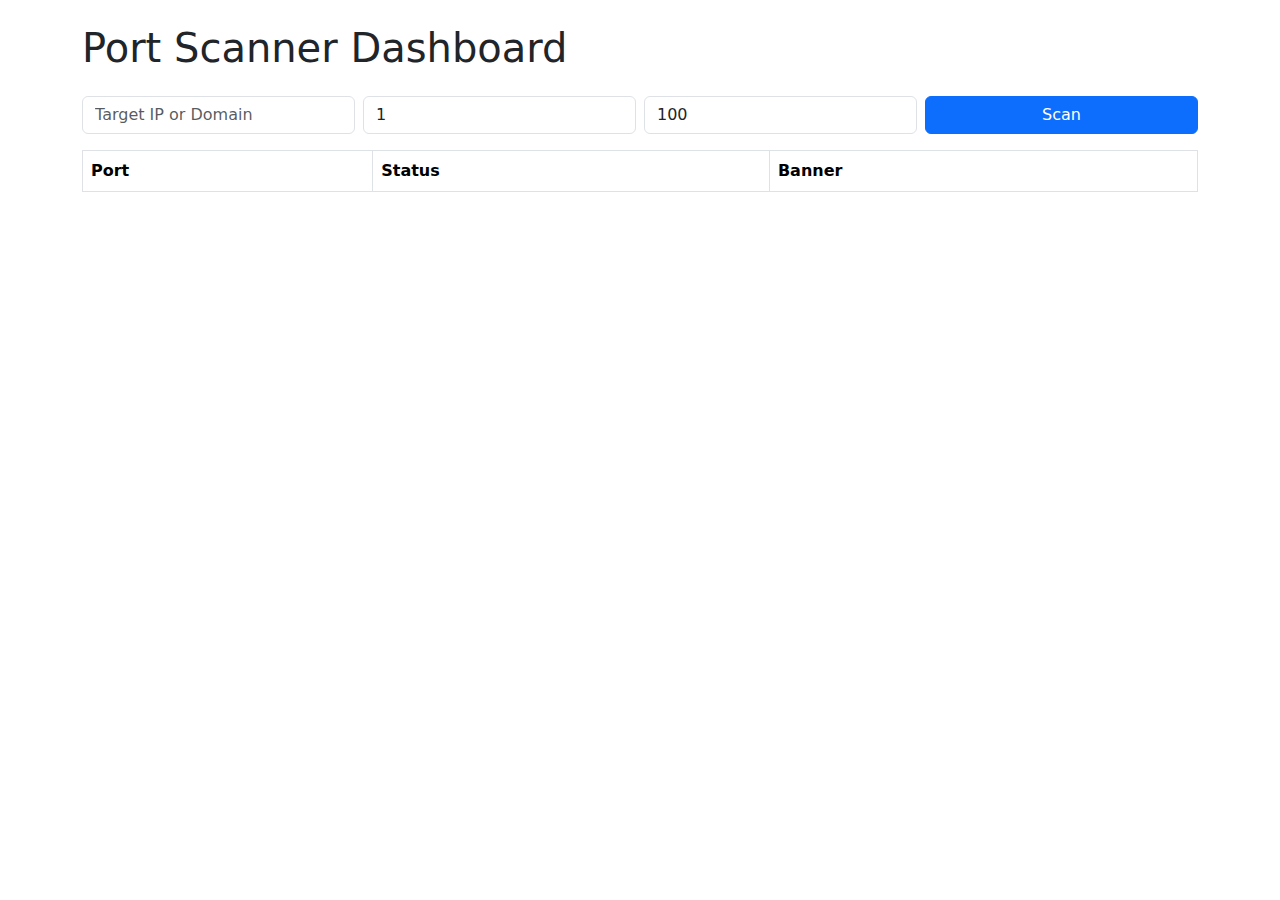
<file: port scaner/index.html>
<!DOCTYPE html>
<html>
<head>
    <title>Port Scanner Dashboard</title>
    <link rel="stylesheet" href="https://cdn.jsdelivr.net/npm/bootstrap@5.3.0/dist/css/bootstrap.min.css">
</head>
<body class="p-4">
    <div class="container">
        <h1 class="mb-4">Port Scanner Dashboard</h1>
        <form id="scanForm" class="mb-3">
            <div class="row g-2">
                <div class="col">
                    <input type="text" class="form-control" id="host" placeholder="Target IP or Domain" required>
                </div>
                <div class="col">
                    <input type="number" class="form-control" id="start" placeholder="Start Port" value="1">
                </div>
                <div class="col">
                    <input type="number" class="form-control" id="end" placeholder="End Port" value="100">
                </div>
                <div class="col">
                    <button class="btn btn-primary w-100">Scan</button>
                </div>
            </div>
        </form>

        <table class="table table-bordered table-striped">
            <thead>
                <tr>
                    <th>Port</th>
                    <th>Status</th>
                    <th>Banner</th>
                </tr>
            </thead>
            <tbody id="results"></tbody>
        </table>
    </div>

<script>
document.getElementById("scanForm").addEventListener("submit", async (e) => {
    e.preventDefault();
    let host = document.getElementById("host").value;
    let start = document.getElementById("start").value;
    let end = document.getElementById("end").value;

    document.getElementById("results").innerHTML = "<tr><td colspan='3'>Scanning...</td></tr>";

    let res = await fetch(`/scan?host=${host}&start=${start}&end=${end}`);
    let data = await res.json();

    let html = "";
    data.forEach(r => {
        html += `<tr>
                    <td>${r.port}</td>
                    <td class="text-success fw-bold">${r.status}</td>
                    <td>${r.banner || "N/A"}</td>
                 </tr>`;
    });
    document.getElementById("results").innerHTML = html;
});
</script>
</body>
</html>
</file>
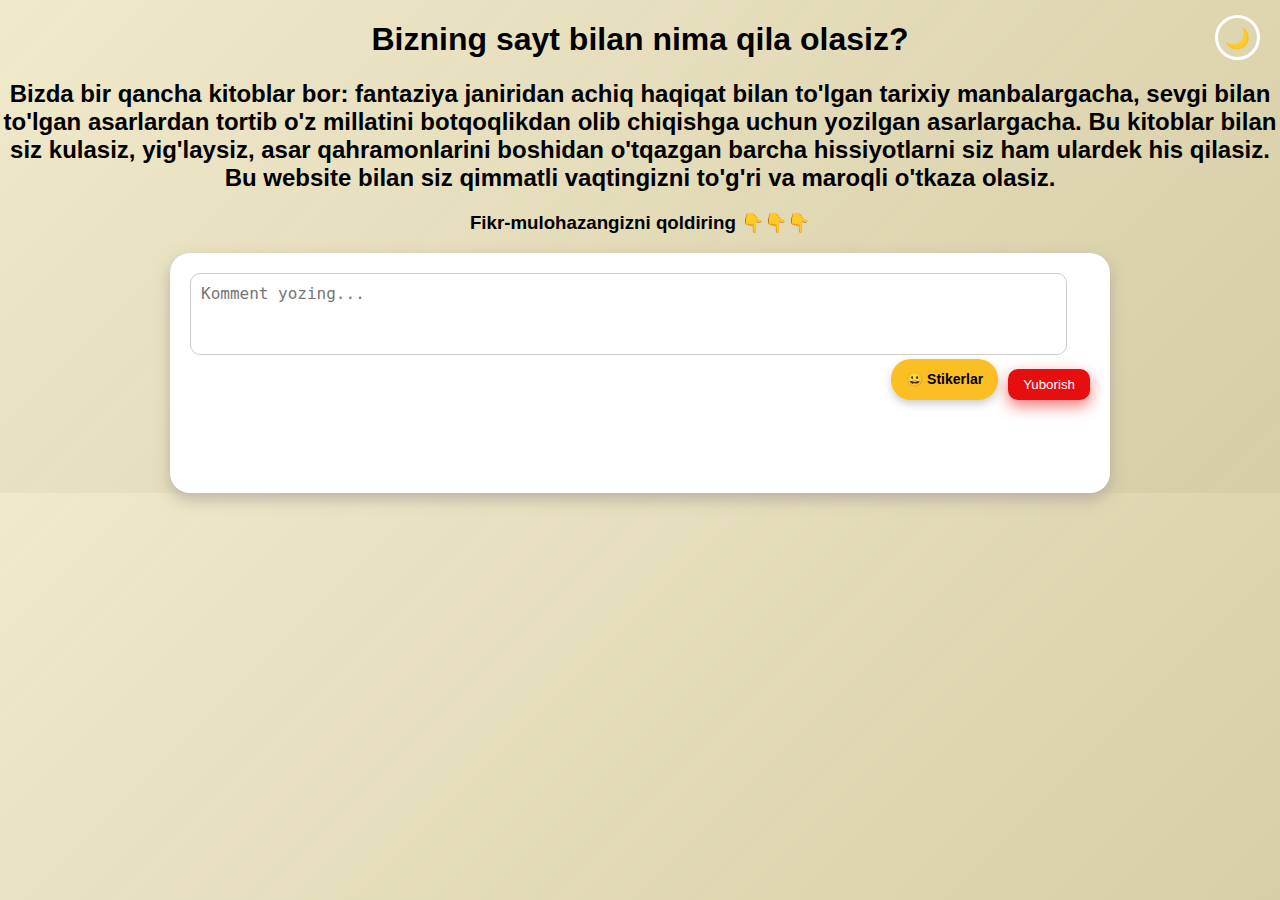
<file: about.html>
<!DOCTYPE html>
<html lang="uz">
<head>
  <meta charset="UTF-8">
  <meta name="viewport" content="width=device-width, initial-scale=1.0">
  <title>Komentlar bilan sayt</title>
  <style>
    body {
      margin: 0;
      font-family: 'Segoe UI', Tahoma, Geneva, Verdana, sans-serif;
      background: linear-gradient(135deg, #f0e9cb,  #d4cba1f3);
      color: #fff;
    }
    h1, h2, h3 {
      text-align: center;
      color: black;
    }
    .theme-toggle {
      position: fixed;
      top: 15px;
      right: 20px;
      width: 45px;
      height: 45px;
      border-radius: 50%;
      border: 3px solid rgba(255, 255, 255, 0.992); 
      background: transparent;
      color: #fff;
      font-size: 20px;
      cursor: pointer;
      display: flex;
      align-items: center;
      justify-content: center;
      z-index: 1000;
      transition: background 0.3s, color 0.3s;
    }
    .theme-toggle:hover {
      background: rgba(251, 255, 1, 0.1);
    }
    body.dark {
      background: linear-gradient(135deg, #0f172a, #1e293b);
      color: #e2e8f0;
    }
    body.dark h1, body.dark h2, body.dark h3 {
      color: #f8fafc; 
    }
    .comment {
      text-align: center;
      margin-top: 20px;
    }
    .fikr {
      background-color:#fff;
      width: 900px;
      min-height: 200px;
      margin: 0 auto;
      padding: 20px;
      border-radius: 20px;
      box-shadow: 0 6px 15px rgba(169, 155, 155, 0.7);
    }
    body.dark .fikr {
      background-color: #f1f5f9;
      box-shadow: 0 6px 15px rgba(255, 253, 253, 0.611);
    }
    .send {
      background-color: rgb(230, 14, 14);
      border-radius: 10px;
      padding: 8px 15px;
      margin-top: 10px;
      box-shadow: 0 6px 15px rgba(224, 11, 11, 0.555);
      cursor: pointer;
      border: none;
      color: #fff;
      transition: all 0.3s ease;
    }
    .send:hover {
      background-color: #b91c1c;
      transform: scale(1.05);
    }
    #commentInput {
      width: 95%;
      height: 60px;
      border-radius: 10px;
      border: 1px solid #ccc;
      padding: 10px;
      resize: none;
      font-size: 16px;
      color: black;         
      background: #fff;     
    }
    .comment-item {
      background: #f4f4f4;
      padding: 10px;
      border-radius: 8px;
      margin-bottom: 10px;
      color: black;         
      position: relative;
    }
    .comment-time {
      font-size: 12px;
      color: gray;
      margin-top: 5px;
    }
    .delete-btn {
      position: absolute;
      top: 8px;
      right: 8px;
      background: crimson;
      color: #fff;
      border: none;
      border-radius: 6px;
      font-size: 12px;
      padding: 3px 6px;
      cursor: pointer;
    }
    /* Dark mode uchun */
    body.dark #commentInput {
      background: #1e293b; 
      color: #f8fafc;       
      border: 1px solid #475569;
    }
    body.dark .comment-item {
      background: #334155;
      color: #f1f5f9;
    }
    body.dark .delete-btn {
      background: #ef4444;
    }
    /* Stiker paneli */
    .sticker-panel {
      margin-top: 10px;
      display: none; /* boshlang‘ichda yopiq */
    }
    .sticker-btn {
      font-size: 24px;
      margin: 3px;
      cursor: pointer;
      border: none;
      background: none;
    }
    /* Stiker tugmasi dizayni */
    .sticker-toggle {
      background: #fbbf24; /* sariq rang */
      color: black;
      border: none;
      padding: 8px 15px;
      border-radius: 20px;
      font-size: 14px;
      font-weight: bold;
      cursor: pointer;
      transition: all 0.3s ease;
      box-shadow: 0 4px 8px rgba(0,0,0,0.2);
    }
    .sticker-toggle:hover {
      background: #f59e0b; /* hover effekti */
      color: white;
      transform: scale(1.05);
    }
    .actions {
      display: flex;
      justify-content: flex-end;
      gap: 10px;
    }
  </style>
</head>
<body>
  <button id="themeToggle" class="theme-toggle">🌙</button> 
  <div class="container">
    <h1>Bizning sayt bilan nima qila olasiz?</h1>
    <h2>Bizda bir qancha kitoblar bor: fantaziya janiridan achiq haqiqat bilan to'lgan tarixiy manbalargacha, 
      sevgi bilan to'lgan asarlardan tortib o'z millatini botqoqlikdan olib chiqishga uchun yozilgan asarlargacha.
      Bu kitoblar bilan siz kulasiz, yig'laysiz, asar qahramonlarini boshidan o'tqazgan barcha hissiyotlarni siz ham ulardek
      his qilasiz. Bu website bilan siz qimmatli vaqtingizni to'g'ri va maroqli o'tkaza olasiz.
    </h2>
  </div>

  <div class="comment">
    <h3>Fikr-mulohazangizni qoldiring 👇👇👇</h3>
  </div>

  <div class="fikr">
    <textarea id="commentInput" placeholder="Komment yozing..."></textarea>
    <br>
    <div class="actions">
      <button class="sticker-toggle" onclick="toggleStickers()">😀 Stikerlar</button>
      <button class="send" onclick="addComment()">Yuborish</button>
    </div>

    <!-- Stikerlar paneli -->
    <div class="sticker-panel" id="stickerPanel">
      <button class="sticker-btn" onclick="addSticker('😊')">😊</button>
      <button class="sticker-btn" onclick="addSticker('😂')">😂</button>
      <button class="sticker-btn" onclick="addSticker('😍')">😍</button>
      <button class="sticker-btn" onclick="addSticker('😢')">😢</button>
      <button class="sticker-btn" onclick="addSticker('👍')">👍</button>
      <button class="sticker-btn" onclick="addSticker('🔥')">🔥</button>
    </div>

    <div id="commentsList"></div>
  </div>

  <script>
    const btn = document.getElementById('themeToggle');

    // Dark mode
    if (localStorage.getItem("theme") === "dark") {
      document.body.classList.add("dark");
      btn.textContent = "☀️";
    }
    btn.addEventListener("click", () => {
      document.body.classList.toggle("dark");
      if (document.body.classList.contains("dark")) {
        localStorage.setItem("theme", "dark");
        btn.textContent = "☀️";
      } else {
        localStorage.setItem("theme", "light");
        btn.textContent = "🌙";
      }
    });

    // Komment qo'shish
    function addComment() {
      const input = document.getElementById("commentInput");
      const text = input.value.trim();
      if (text) {
        const commentList = document.getElementById("commentsList");
        const newComment = document.createElement("div");
        newComment.classList.add("comment-item");
        newComment.innerHTML = `
          <span>${text}</span>
          <div class="comment-time">${new Date().toLocaleString()}</div>
          <button class="delete-btn" onclick="deleteComment(this)">O‘chirish</button>
        `;
        commentList.appendChild(newComment);
        input.value = "";

        // Scroll pastga tushsin
        commentList.scrollTop = commentList.scrollHeight;
      } else {
        alert("Iltimos, komment yozing!");
      }
    }

    // Kommentni o‘chirish
    function deleteComment(btn) {
      btn.parentElement.remove();
    }

    // Stiker qo'shish
    function addSticker(sticker) {
      const input = document.getElementById("commentInput");
      input.value += " " + sticker;
      input.focus();
    }

    // Stiker panelini ko‘rsatish/yopish
    function toggleStickers() {
      const panel = document.getElementById("stickerPanel");
      panel.style.display = panel.style.display === "none" ? "block" : "none";
    }
  </script>
</body>
</html>
</file>
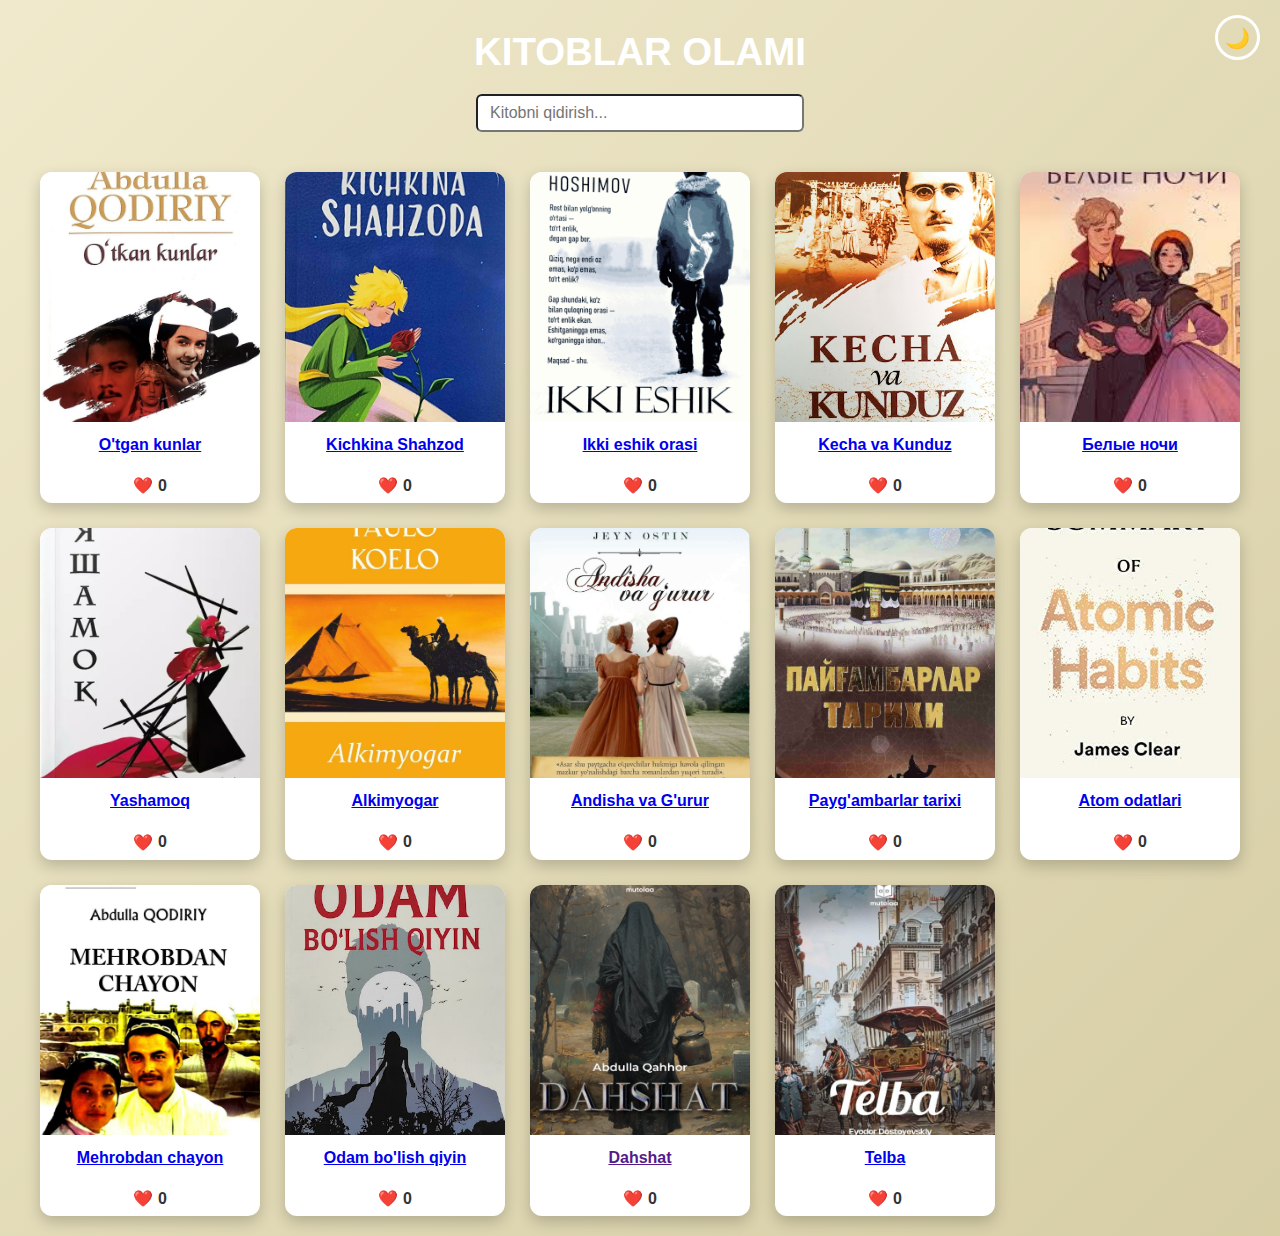
<file: books.html>
<!DOCTYPE html>
<html lang="en">
<head>
  <meta charset="UTF-8">
  <meta name="viewport" content="width=device-width, initial-scale=1.0">
  <title>Books Showcase</title>
  <style>
    body {
      margin: 0;
      font-family: 'Segoe UI', Tahoma, Geneva, Verdana, sans-serif;
      background: linear-gradient(135deg, #f0e9cb,  #d4cba1f3);
      color: #fff;
    }

    h1 {
      text-align: center;
      margin: 30px 0 20px;
      font-size: 2.4rem;
      color: #ffffff;
    }

    .books-grid {
      display: grid;
      grid-template-columns: repeat(auto-fit, minmax(180px, 1fr));
      gap: 25px;
      padding: 20px 40px;
    }

    .book {
      background: #fff;
      color: #333;
      border-radius: 12px;
      box-shadow: 0 6px 15px rgba(0,0,0,0.2);
      overflow: hidden;
      transition: transform 0.3s ease, box-shadow 0.3s ease;
      cursor: pointer;
      display: flex;
      flex-direction: column;
      justify-content: space-between;
    }

    .book:hover {
      transform: translateY(-10px) scale(1.03);
      box-shadow: 0 12px 28px rgba(0,0,0,0.25);
    }

    .book img {
      width: 100%;
      height: 250px;
      object-fit: cover;
      display: block;
    }

    .book-title {
      padding: 12px;
      text-align: center;
      font-weight: 600;
      font-size: 1rem;
      line-height: 1.4;
    }

    .like-btn {
      display: flex;
      justify-content: center;
      align-items: center;
      padding: 8px;
      font-size: 1rem;
      border: none;
      background: none;
      cursor: pointer;
      color: #e63946;
    }

    .like-btn:disabled {
      cursor: default;
      opacity: 0.6;
    }

    .like-btn span {
      margin-left: 5px;
      font-weight: bold;
      color: #333;
    }

    .theme-toggle {
      position: fixed;
      top: 15px;
      right: 20px;
      width: 45px;
      height: 45px;
      border-radius: 50%;
      border: 3px solid rgba(255, 255, 255, 0.992);
      background: transparent;
      color: #fff;
      font-size: 20px;
      cursor: pointer;
      display: flex;
      align-items: center;
      justify-content: center;
      z-index: 1000;
      transition: background 0.3s, color 0.3s;
    }

    .theme-toggle:hover {
      background: rgba(251, 255, 1, 0.1);
    }

    body.dark {
      background: linear-gradient(135deg, #0f172a, #1e293b);
      color: #e2e8f0;
    }

    body.dark h1 {
      color: #f8fafc;
    }

    body.dark .book {
      background: #1e293b;
      color: #e2e8f0;
      box-shadow: 0 6px 15px rgba(0,0,0,0.7);
    }

    body.dark .book-title {
      color: #cbd5e1;
    }
    .like-btn.liked {
  color: red;
}
.like-btn span {
  margin-left: 5px;
  font-weight: bold;
  color: #333; /* kunduzgi rang */
}

body.dark .like-btn span {
  color: #fff; /* tun rejimida oq rang */
}

  </style>
</head>
<body>
  
  <h1>KITOBLAR OLAMI</h1>
<div style="text-align:center; margin-bottom:20px;">
  <input type="text" id="searchInput" placeholder="Kitobni qidirish..." style="padding:8px 12px; border-radius:6px; width:300px; font-size:16px;">
</div>

  <button id="themeToggle" class="theme-toggle">🌙</button>

  <div class="books-grid">
    <div class="book">
      <a href="https://t.me/+oiejG7dxpls5NjYy">
        <img src="1b2b062c84559bc084913a1b2911fe9d.webp" alt="O'tgan kunlar">
        <div class="book-title">O'tgan kunlar</div>
      </a>
      <button class="like-btn">❤️ <span>0</span></button>
    </div>
    
    <div class="book">
      <a href="https://t.me/+6cDaKsktNXMyMDQ6">
        <img src="img-file-ca39b9e64de676b31178a67d9141b808.jpg" alt="Kichkina Shahzod">
        <div class="book-title">Kichkina Shahzod</div>
      </a>
      <button class="like-btn">❤️ <span>0</span></button>
    </div>

    <div class="book">
      <a href="https://t.me/+jSj8swiKMt43Y2Y6">
        <img src="Ikki eshik orasi.png" alt="Ikki eshik orasi">
        <div class="book-title">Ikki eshik orasi</div>
      </a>
      <button class="like-btn">❤️ <span>0</span></button>
    </div>

    <div class="book">
      <a href="https://t.me/+PiYBGAcVc_8yZTUy">
        <img src="unnamed.jpg" alt="Kecha va Kunduz">
        <div class="book-title">Kecha va Kunduz</div>
      </a>
      <button class="like-btn">❤️ <span>0</span></button>
    </div>

    <div class="book">
      <a href="https://t.me/+kWShIktWA4kzZDli">
        <img src="images.jpg" alt="Белые ночи">
        <div class="book-title">Белые ночи</div>
      </a>
      <button class="like-btn">❤️ <span>0</span></button>
    </div>

    <div class="book">
      <a href="https://t.me/+EKFlXNyUZ8E4OWUy">
        <img src="img-file-5dae11c36d59db78aaef346583800928.jpg" alt="Yashamoq">
        <div class="book-title">Yashamoq</div>
      </a>
      <button class="like-btn">❤️ <span>0</span></button>
    </div>

    <div class="book">
      <a href="https://t.me/+v9UTtDCvuAIyNjJi">
        <img src="Alkimyogar.jpg" alt="Alkimyogar">
        <div class="book-title">Alkimyogar</div>
      </a>
      <button class="like-btn">❤️ <span>0</span></button>
    </div>

    <div class="book">
      <a href="https://t.me/+N9b43Ggif2RlMmFi">
        <img src="andisha.jpg" alt="Andisha va G'urur">
        <div class="book-title">Andisha va G'urur</div>
      </a>
      <button class="like-btn">❤️ <span>0</span></button>
    </div>

    <div class="book">
      <a href="https://t.me/+FywIh3IHSwg0ZTFi">
        <img src="payg'ambarlar tarixi.jpg" alt="Payg'ambarlar tarixi">
        <div class="book-title">Payg'ambarlar tarixi</div>
      </a>
      <button class="like-btn">❤️ <span>0</span></button>
    </div>

    <div class="book">
      <a href="https://t.me/+LHsZajm9bExmYjY6">
        <img src="Atomic habits.jpg" alt="Atom odatlari">
        <div class="book-title">Atom odatlari</div>
      </a>
      <button class="like-btn">❤️ <span>0</span></button>
    </div>

    <div class="book">
      <a href="https://t.me/+3-JMbUgzQTI3MjFi">
        <img src="Mehrobdan chayon.jpg" alt="Mehrobdan chayon">
        <div class="book-title">Mehrobdan chayon</div>
      </a>
      <button class="like-btn">❤️ <span>0</span></button>
    </div>

    <div class="book">
      <a href="https://t.me/+PGPnbIxsBtRhZmUy">
        <img src="Odam bo'lish qiyin.jpg" alt="Odam bo'lish qiyin">
        <div class="book-title">Odam bo'lish qiyin</div>
      </a>
      <button class="like-btn">❤️ <span>0</span></button>
    </div>

    <div class="book">
      <a href="">
        <img src="Dahshat.png" alt="Dahshat">
        <div class="book-title">Dahshat</div>
      </a>
      <button class="like-btn">❤️ <span>0</span></button>
    </div>

    <div class="book">
      <a href="https://t.me/+imkCT-4zY21iOGFi">
        <img src="Fyodor_Dostoyevskiy._Telba_roman.jpg" alt="Telba">
        <div class="book-title">Telba</div>
      </a>
      <button class="like-btn">❤️ <span>0</span></button>
    </div>
  </div>

<script>
  // Theme Toggle
  const btn = document.getElementById("themeToggle");
  if (localStorage.getItem("theme") === "dark") {
    document.body.classList.add("dark");
    btn.textContent = "☀️";
  }
  btn.addEventListener("click", () => {
    document.body.classList.toggle("dark");
    if (document.body.classList.contains("dark")) {
      localStorage.setItem("theme", "dark");
      btn.textContent = "☀️";
    } else {
      localStorage.setItem("theme", "light");
      btn.textContent = "🌙";
    }
  });

  // Like buttons
const likeButtons = document.querySelectorAll(".like-btn");

likeButtons.forEach(button => {
  button.addEventListener("click", () => {
    const span = button.querySelector("span");
    let count = parseInt(span.textContent);

    if (button.classList.contains("liked")) {
      // Agar bosilgan bo‘lsa qaytarib olish
      span.textContent = count - 1;
      button.classList.remove("liked");
    } else {
      // Agar hali bosilmagan bo‘lsa like qo‘shish
      span.textContent = count + 1;
      button.classList.add("liked");
    }
  });
});

</script>

<script>
const inputField = document.getElementById('searchInput');

inputField.addEventListener('input', () => {
  const query = inputField.value.trim().toLowerCase();
  const books = document.querySelectorAll('.book');

  books.forEach(book => {
    const titleDiv = book.querySelector('.book-title');
    const titleText = titleDiv.textContent;

    if (!query) {
      book.style.display = 'block';
      titleDiv.innerHTML = titleText;
      return;
    }

    if (titleText.toLowerCase().includes(query)) {
      book.style.display = 'block';
      const regex = new RegExp(`(${query})`, 'gi');
      titleDiv.innerHTML = titleText.replace(regex, '<span style="background: yellow;">$1</span>');
    } else {
      book.style.display = 'none';
    }
  });
});

</script>


</body>
</html>
</file>
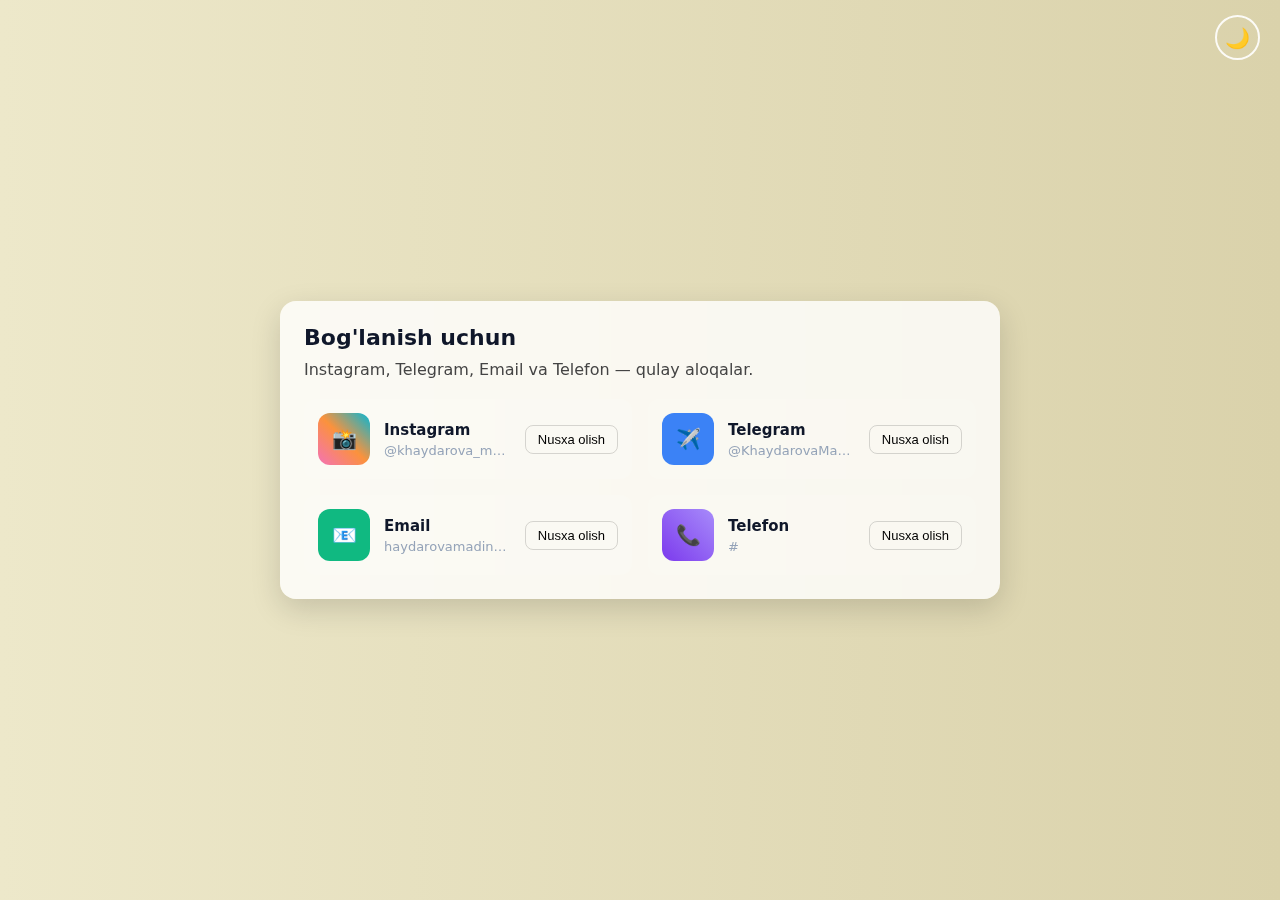
<file: contact.html>
<!doctype html>
<html lang="uz">
<head>
  <meta charset="utf-8">
  <meta name="viewport" content="width=device-width,initial-scale=1">
  <title>Kontakt ikonalar — chiroyli dizayn</title>
  <style>
    :root {
      --accent:#06b6d4;
      --muted:#94a3b8;
      --glass: rgba(255,255,255,0.08);
    }
    *{box-sizing:border-box;margin:0;padding:0}
    body{
      font-family:Inter, ui-sans-serif, system-ui, -apple-system, "Segoe UI", Roboto, "Helvetica Neue", Arial;
      background:linear-gradient(90deg,#ede8ca,#dad2ab);
      color:#0f172a;
      min-height:100vh;
      display:flex;
      align-items:center;
      justify-content:center;
      padding:32px;
    }

    .card{
      background:#ffffffcc;
      backdrop-filter: blur(10px);
      border-radius:16px;
      padding:24px;
      width:100%;
      max-width:720px;
      box-shadow:0 10px 30px rgba(0,0,0,0.15);
    }

    h1{font-size:22px;margin-bottom:10px}
    p.lead{color:#444;margin-bottom:20px}

    .contacts{
      display:grid;
      grid-template-columns:repeat(auto-fit,minmax(220px,1fr));
      gap:16px;
    }

    .item{
      background:var(--glass);
      border-radius:12px;
      padding:14px;
      display:flex;
      align-items:center;
      gap:14px;
      transition:transform .2s ease, box-shadow .2s ease;
      cursor:pointer;
    }
    .item:hover{transform:translateY(-5px); box-shadow:0 8px 20px rgba(0,0,0,0.25)}

    .icon{
      width:52px;height:52px;border-radius:12px;
      display:flex;align-items:center;justify-content:center;
      flex-shrink:0;
      font-size:20px;
      color:#fff;
    }
    .icon.insta {background:linear-gradient(45deg,#f472b6,#fb923c,#06b6d4);}
    .icon.tg {background:#3b82f6;}
    .icon.mail {background:#10b981;}
    .icon.phone {background:linear-gradient(45deg,#7c3aed,#a78bfa);} /* telefon uchun binafsha fon */

    .meta{flex:1;min-width:0}
    .meta .title{font-weight:600;font-size:15px;margin-bottom:4px}
    .meta .sub{font-size:13px;color:var(--muted);overflow:hidden;text-overflow:ellipsis;white-space:nowrap}

    .actions{flex-shrink:0}
    button.copy{
      background:transparent;
      border:1px solid rgba(0,0,0,0.15);
      padding:6px 12px;
      border-radius:8px;
      font-size:13px;
      cursor:pointer;
      transition:all .2s ease;
    }
    button.copy:hover{
      background:rgba(0,0,0,0.06);
    }

    /* Dark mode */
    body.dark {
      background:linear-gradient(135deg,#0f172a,#1e293b);
      color:#e2e8f0;
    }
    body.dark .card{
      background:#1e293bcc;
      color:#e2e8f0;
      box-shadow:0 8px 25px rgba(0,0,0,0.7);
    }
    body.dark .lead{color:#cbd5e1}
    body.dark button.copy{
      color:#f8fafc;
      border:1px solid rgba(255,255,255,0.3);
    }
    body.dark button.copy:hover{
      background:rgba(255,255,255,0.06);
    }

    /* Theme toggle */
    .theme-toggle {
      position: fixed;
      top: 15px;
      right: 20px;
      width: 45px;
      height: 45px;
      border-radius: 50%;
      border: 2px solid rgba(255, 255, 255, 0.9);
      background: transparent;
      color: #fff;
      font-size: 20px;
      cursor: pointer;
      display: flex;
      align-items: center;
      justify-content: center;
      z-index: 1000;
      transition: background 0.3s, color 0.3s;
    }
    .theme-toggle:hover {background: rgba(255,255,255,0.1);}

    /* Small screens */
    @media (max-width:420px){
      .contacts{gap:12px}
      .icon{width:46px;height:46px;border-radius:10px;font-size:18px}
      button.copy{padding:6px 10px;font-size:12px}
    }
  </style>
</head>
<body>
  <button id="themeToggle" class="theme-toggle">🌙</button>
  <div class="card" role="region" aria-label="Kontaktlar">
    <h1>Bog'lanish uchun</h1>
    <p class="lead">Instagram, Telegram, Email va Telefon — qulay aloqalar.</p>

    <div class="contacts">
      <!-- Instagram -->
      <div class="item" onclick="openLink('https://www.instagram.com/khaydarova_madinaa/')">
        <div class="icon insta" aria-hidden="true">📸</div>
        <div class="meta">
          <div class="title">Instagram</div>
          <div class="sub">@khaydarova_madinaa</div>
        </div>
        <div class="actions">
          <button class="copy" onclick="copyText(event, 'https://www.instagram.com/khaydarova_madinaa/')">Nusxa olish</button>
        </div>
      </div>

      <!-- Telegram -->
      <div class="item" onclick="openLink('https://t.me/KhaydarovaMadinaa')">
        <div class="icon tg" aria-hidden="true">✈️</div>
        <div class="meta">
          <div class="title">Telegram</div>
          <div class="sub">@KhaydarovaMadinaa</div>
        </div>
        <div class="actions">
          <button class="copy" onclick="copyText(event, '@KhaydarovaMadinaa')">Nusxa olish</button>
        </div>
      </div>

      <!-- Email -->
      <div class="item" onclick="openLink('mailto:haydarovamadina65@gmail.com')">
        <div class="icon mail" aria-hidden="true">📧</div>
        <div class="meta">
          <div class="title">Email</div>
          <div class="sub">haydarovamadina65@gmail.com</div>
        </div>
        <div class="actions">
          <button class="copy" onclick="copyText(event, 'haydarovamadina65@gmail.com')">Nusxa olish</button>
        </div>
      </div>

      <!-- Telefon -->
      <div class="item" onclick="openLink('tel:+998901234567')">
        <div class="icon phone" aria-hidden="true">📞</div>
        <div class="meta">
          <div class="title">Telefon</div>
          <div class="sub">#</div>
        </div>
        <div class="actions">
          <button class="copy" onclick="copyText(event, '+998901234567')">Nusxa olish</button>
        </div>
      </div>
    </div>
  </div>

  <script>
    function openLink(url){
      // ochishni alohida funksiya orqali amalga oshiramiz
      window.open(url,'_blank');
    }

    function copyText(e,text){
      e.stopPropagation(); // item onclick ishlamasligi uchun
      if(!navigator.clipboard){
        // fallback
        const ta = document.createElement('textarea');
        ta.value = text;
        document.body.appendChild(ta);
        ta.select();
        try{ document.execCommand('copy'); showCopied(e); } catch(_) { alert('Nusxa olish imkoni yo‘q'); }
        ta.remove();
        return;
      }
      navigator.clipboard.writeText(text).then(()=>{
        showCopied(e);
      }).catch(()=>{ alert('Nusxa olishda xatolik'); });
    }

    function showCopied(e){
      const btn = e.target;
      const old = btn.innerText;
      btn.innerText = '✅ Nusxalandi';
      setTimeout(()=> btn.innerText = old, 1200);
    }

    // Theme toggle
    const btn = document.getElementById('themeToggle');
    if (localStorage.getItem("theme") === "dark") {
      document.body.classList.add("dark");
      btn.textContent = "☀️";
    }
    btn.addEventListener("click", () => {
      document.body.classList.toggle("dark");
      if (document.body.classList.contains("dark")) {
        localStorage.setItem("theme", "dark");
        btn.textContent = "☀️";
      } else {
        localStorage.setItem("theme", "light");
        btn.textContent = "🌙";
      }
    });
  </script>
</body>
</html>
</file>
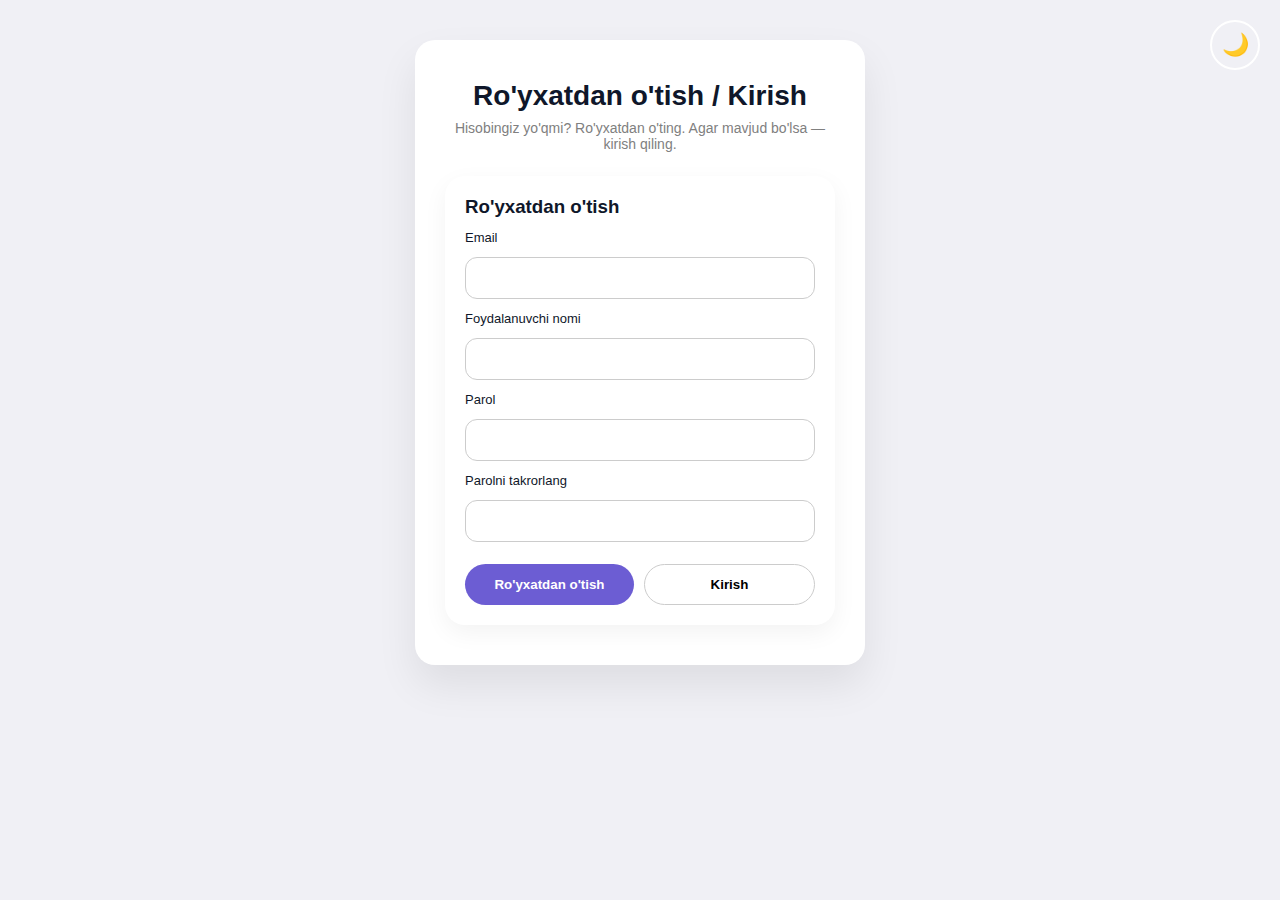
<file: registration.html>
<!doctype html>
<html lang="uz">
<head>
  <meta charset="utf-8" />
  <meta name="viewport" content="width=device-width,initial-scale=1" />
  <title>Ro'yxatdan o'tish / Kirish</title>
  <style>
    :root{
      --primary:#6C5DD3;
      --accent:#EF4A4A;
      --bg-light:#f0f0f5;
      --bg-dark:#1e1e2e;
      --card-light:#fff;
      --card-dark:#2a2a40;
      --text-light:#0f172a;
      --text-dark:#f8fafc;
      --radius:20px;
      --shadow:0 20px 40px rgba(0,0,0,0.08);
      --shadow-dark:0 20px 40px rgba(0,0,0,0.4);
      --transition:.3s ease;
    }

    *{box-sizing:border-box; margin:0; padding:0; font-family:Inter,sans-serif;}

    body{
      min-height:100vh;
      display:flex;
      justify-content:center;
      align-items:flex-start;
      background:var(--bg-light);
      color:var(--text-light);
      padding:40px 20px;
      transition: background var(--transition), color var(--transition);
    }

    body.dark{
      background:var(--bg-dark);
      color:var(--text-dark);
    }

    .theme-toggle{
      position:fixed;
      top:20px;
      right:20px;
      width:50px;
      height:50px;
      border-radius:50%;
      border:2px solid #fff;
      background:transparent;
      color:#fff;
      font-size:22px;
      cursor:pointer;
      transition: all var(--transition);
      display:flex;
      justify-content:center;
      align-items:center;
    }

    main.hero{
      width:100%;
      max-width:450px;
      background:var(--card-light);
      border-radius:var(--radius);
      box-shadow:var(--shadow);
      padding:40px 30px;
      transition: background var(--transition), box-shadow var(--transition);
    }

    body.dark main.hero{
      background:var(--card-dark);
      box-shadow:var(--shadow-dark);
    }

    .hero-title{
      font-size:28px;
      font-weight:800;
      margin-bottom:8px;
      text-align:center;
    }

    .hero-desc{
      color:gray;
      font-size:14px;
      text-align:center;
      margin-bottom:24px;
    }

    .card{
      background:inherit;
      padding:20px;
      border-radius:var(--radius);
      box-shadow:0 8px 24px rgba(0,0,0,0.05);
      transition: box-shadow var(--transition);
    }

    form{display:flex; flex-direction:column; gap:12px;}
    label{font-size:13px; font-weight:500;}
    input{
      padding:12px 14px;
      border-radius:12px;
      border:1px solid #ccc;
      font-size:14px;
      transition: border-color var(--transition), background var(--transition), color var(--transition);
    }
    body.dark input{
      background:#1f1f34;
      color:#fff;
      border:1px solid #555;
    }
    input:focus{
      outline:none;
      border-color:var(--primary);
    }

    .row{
      display:flex;
      gap:10px;
      margin-top:10px;
    }

    .btn{
      flex:1;
      padding:12px 0;
      border-radius:999px;
      border:none;
      cursor:pointer;
      font-weight:700;
      color:#fff;
      background:var(--primary);
      transition: background var(--transition), transform var(--transition);
    }
    .btn:hover{
      background:#5848c2;
      transform:translateY(-2px);
    }

    .btn-ghost{
      flex:1;
      padding:12px 0;
      border-radius:999px;
      border:1px solid #ccc;
      background:transparent;
      cursor:pointer;
      font-weight:600;
      transition: all var(--transition);
    }
    body.dark .btn-ghost{border-color:#888;color:#fff;}
    .btn-ghost:hover{
      background:rgba(0,0,0,0.05);
    }

    .msg{
      padding:10px;
      border-radius:10px;
      font-size:13px;
      display:none;
      margin-bottom:8px;
      transition: all var(--transition);
    }
    .msg.error{background:#fee2e2;color:#b91c1c; display:block;}
    .msg.success{background:#d1fae5;color:#065f46; display:block;}

    .profile{
      margin-top:12px;
      padding:14px;
      border-radius:12px;
      display:none;
      flex-direction:column;
      gap:6px;
      border:1px solid #ccc;
    }
    body.dark .profile{border-color:#555;}
  </style>
</head>
<body>
  <button id="themeToggle" class="theme-toggle">🌙</button>
  <main class="hero">
    <div class="hero-title">Ro'yxatdan o'tish / Kirish</div>
    <p class="hero-desc">Hisobingiz yo'qmi? Ro'yxatdan o'ting. Agar mavjud bo'lsa — kirish qiling.</p>

    <div class="card">
      <div id="regMsg" class="msg"></div>
      <div id="loginMsg" class="msg"></div>

      <!-- Register Form -->
      <form id="registerForm">
        <h3>Ro'yxatdan o'tish</h3>
        <label>Email</label>
        <input id="regEmail" type="email" required />
        <label>Foydalanuvchi nomi</label>
        <input id="regUsername" type="text" required />
        <label>Parol</label>
        <input id="regPassword" type="password" required />
        <label>Parolni takrorlang</label>
        <input id="regConfirm" type="password" required />
        <div class="row">
          <button type="submit" class="btn">Ro'yxatdan o'tish</button>
          <button type="button" class="btn-ghost" id="toLogin">Kirish</button>
        </div>
      </form>

      <!-- Login Form -->
      <form id="loginForm" style="display:none">
        <h3>Kirish</h3>
        <label>Email yoki username</label>
        <input id="loginId" type="text" required />
        <label>Parol</label>
        <input id="loginPassword" type="password" required />
        <div class="row">
          <button type="submit" class="btn">Kirish</button>
          <button type="button" class="btn-ghost" id="toRegister">Ro'yxatdan o'tish</button>
        </div>
        <div class="profile" id="profilePanel">
          <div>
            <b id="whoName"></b><br>
            <span id="whoEmail"></span>
          </div>
          <button id="logoutBtn" class="btn-ghost">Chiqish</button>
        </div>
      </form>
    </div>
  </main>

  <script>
    // Register
    const regForm=document.getElementById("registerForm");
    const loginForm=document.getElementById("loginForm");
    const toLogin=document.getElementById("toLogin");
    const toRegister=document.getElementById("toRegister");
    const regMsg=document.getElementById("regMsg");
    const loginMsg=document.getElementById("loginMsg");
    const profile=document.getElementById("profilePanel");
    const whoName=document.getElementById("whoName");
    const whoEmail=document.getElementById("whoEmail");
    const logoutBtn=document.getElementById("logoutBtn");

    regForm.addEventListener("submit",e=>{
      e.preventDefault();
      const email=document.getElementById("regEmail").value;
      const user=document.getElementById("regUsername").value;
      const pass=document.getElementById("regPassword").value;
      const conf=document.getElementById("regConfirm").value;

      if(pass!==conf){
        regMsg.textContent="Parollar mos emas!";
        regMsg.className="msg error"; return;
      }
      const data={email,user,pass};
      localStorage.setItem("user",JSON.stringify(data));
      regMsg.textContent="Muvaffaqiyatli ro'yxatdan o'tdingiz!";
      regMsg.className="msg success";
    });

    // Login
    loginForm.addEventListener("submit",e=>{
      e.preventDefault();
      const loginId=document.getElementById("loginId").value;
      const loginPass=document.getElementById("loginPassword").value;
      const data=JSON.parse(localStorage.getItem("user"));

      if(!data){loginMsg.textContent="Avval ro'yxatdan o'ting.";loginMsg.className="msg error";return;}
      if((loginId===data.email||loginId===data.user)&&loginPass===data.pass){
        loginMsg.textContent="Xush kelibsiz!";loginMsg.className="msg success";
        whoName.textContent=data.user;
        whoEmail.textContent=data.email;
        profile.style.display="flex";
      }else{
        loginMsg.textContent="Login yoki parol xato!";loginMsg.className="msg error";
      }
    });

    // Form switch
    toLogin.onclick=()=>{regForm.style.display="none";loginForm.style.display="flex";};
    toRegister.onclick=()=>{loginForm.style.display="none";regForm.style.display="flex";};

    // Logout
    logoutBtn.onclick=()=>{profile.style.display="none";loginMsg.textContent="Chiqdingiz.";loginMsg.className="msg";};

    // Dark mode
    const btn=document.getElementById("themeToggle");
    if(localStorage.getItem("theme")==="dark"){document.body.classList.add("dark");btn.textContent="☀️";}
    btn.addEventListener("click",()=>{
      document.body.classList.toggle("dark");
      if(document.body.classList.contains("dark")){localStorage.setItem("theme","dark");btn.textContent="☀️";}
      else{localStorage.setItem("theme","light");btn.textContent="🌙";}
    });
  </script>
</body>
</html>
</file>
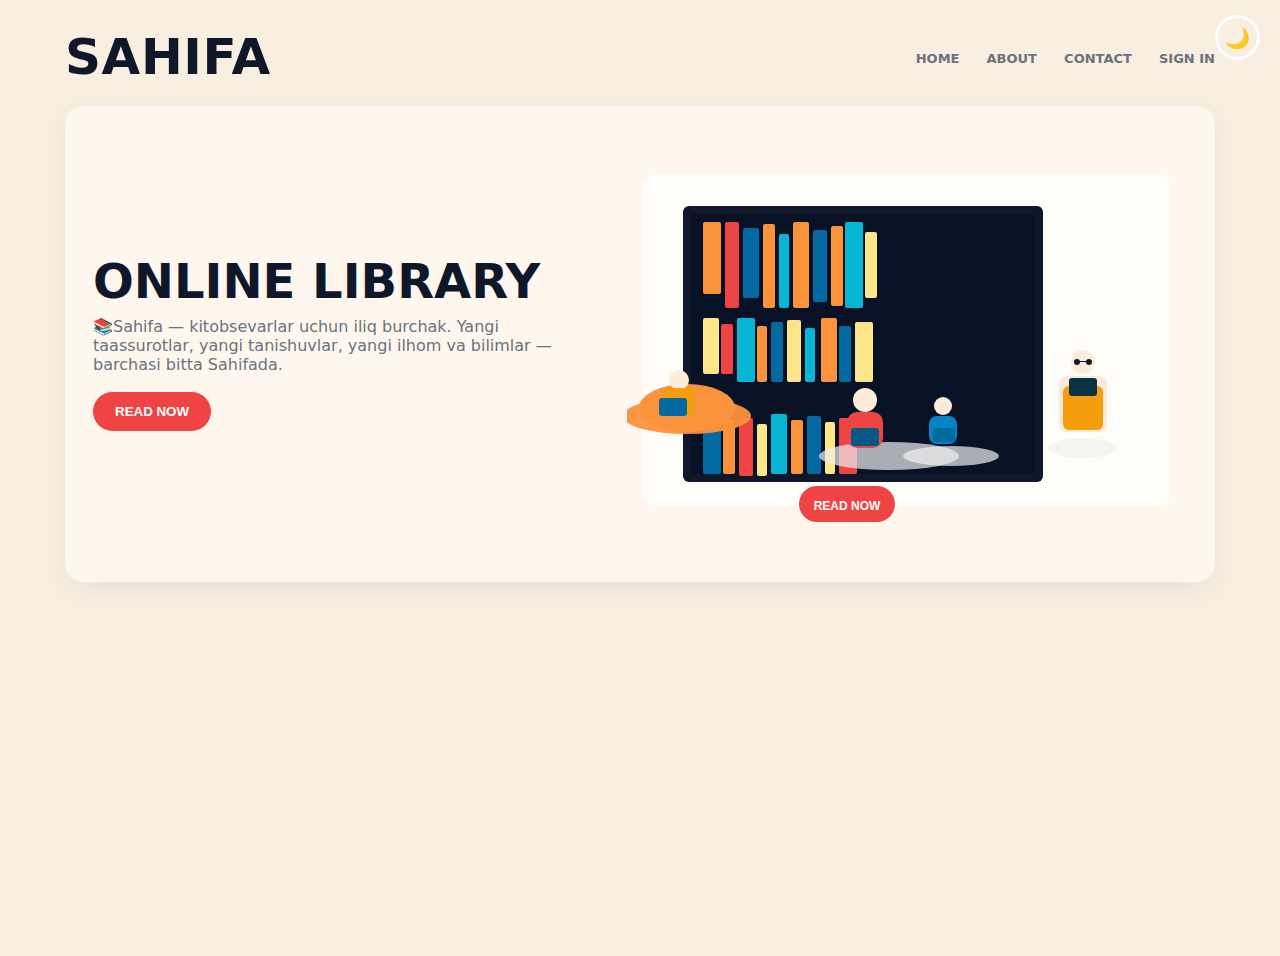
<file: site.html>
<!doctype html>
<html lang="uz">
<head>
  <meta charset="utf-8" />
  <meta name="viewport" content="width=device-width,initial-scale=1" />
  <title>Online Library — Hero Illustration (SVG)</title>
  <style>
    :root{
      --bg:#f8efe0;
      --nav:#0f172a;
      --muted:#6b7280;
      --accent1:#fb923c;
      --accent2:#0369a1; 
      --accent3:#ef4444; 
      --accent4:#06b6d4;
      --bookcase:#0f172a;
    }
    html,body{height:100%;}
    body{
      margin:0; font-family:Inter, ui-sans-serif, system-ui, -apple-system, "Segoe UI", Roboto, "Helvetica Neue", Arial;
      background:var(--bg); color:var(--nav); -webkit-font-smoothing:antialiased;
      display:flex; align-items:flex-start; justify-content:center; padding:28px;
    }
    .container{width:100%;max-width:1150px}
    header{display:flex;align-items:center;justify-content:space-between;margin-bottom:20px}
    .logo{font-weight:800;letter-spacing:0.6px;font-size:50px}
    nav a{margin-left:22px;text-decoration:none;color:var(--muted);font-weight:600;font-size:13px}

    .hero{background:#fff7ed;padding:28px;border-radius:18px;box-shadow:0 8px 30px rgba(15,23,42,0.06)}
    .grid{display:grid;grid-template-columns:1fr 560px;gap:28px;align-items:center}
    .title{font-size:48px;line-height:1; font-weight:800;margin:0;color:var(--nav)}
    .subtitle{color:var(--muted);margin-top:12px;max-width:540px}
    .cta{margin-top:18px}
    .btn{background:#ef4444;color:white;padding:12px 22px;border-radius:999px;border:0;font-weight:700;cursor:pointer}
    .btn:hover { }

  
    @media (max-width:900px){
      .grid{grid-template-columns:1fr;}
      .title{font-size:36px}
      nav a{margin-left:12px}
    }


    .art{width:100%;height:auto;display:flex;justify-content:center}
    svg{max-width:100%;height:auto}

    .theme-toggle {
  position: fixed;
  top: 15px;
  right: 20px;
  width: 45px;
  height: 45px;
  border-radius: 50%;
  border: 3px solid rgba(255, 255, 255, 0.992); 
  background: transparent;
  color: #fcfcfc;
  font-size: 20px;
  cursor: pointer;
  display: flex;
  align-items: center;
  justify-content: center;
  z-index: 1000;
  transition: background 0.3s, color 0.3s;
}

.theme-toggle:hover {
  background: rgba(251, 255, 1, 0.1);
}

body {
  background: var(--bg);
  color: var(--nav);
  transition: background 0.2s ease, color 0.2s ease;
}

.hero {
  background: #fff7ed;
  color: var(--nav);
  transition: background 0.2s ease, color 0.2s ease;
}


body.dark {
  background: linear-gradient(135deg, #0f172a, #1e293b);
  color: #f1f5f9;
}

body.dark .hero {
  background: #1e293b;
  color: #f1f5f9;
}

body.dark nav a {
  color: #cbd5e1;
}

body.dark .btn {
  background: #06b6d4;
}

body.dark .title {
  color: #f1f5f9;
}

body.dark .subtitle {
  color: #cbd5e1; 
}

.btn {
  background:#ef4444;
  color:white;
}


body.dark .btn {
  background:#06b6d4; 
  color:#fff;
}


body.dark svg rect[fill="#ef4444"] {
  fill:#06b6d4 !important;
}
body.dark svg text {
  fill:#fff !important;
}
    /* 🔎 Qidiruv dizayni */
    .search-form {
      display: flex;
      align-items: center;
      margin-left: 20px;
    }
    .search-form input {
      padding: 6px 10px;
      border: 1px solid #ccc;
      border-radius: 20px 0 0 20px;
      outline: none;
    }
    .search-form button {
      padding: 6px 12px;
      border: none;
      background: var(--accent3);
      color: #fff;
      border-radius: 0 20px 20px 0;
      cursor: pointer;
    }
  </style>
</head>
<body>
  <button id="themeToggle" class="theme-toggle">🌙</button> 
  <div class="container">
    <header>
      <div class="logo">SAHIFA</div>
      <nav>
        <a href="books.html">HOME</a>
        <a href="about.html">ABOUT</a>
        <a href="contact.html">CONTACT</a>
        <a href="registration.html">SIGN IN</a>
      </nav> 
      
    </header>

    <main class="hero">
      <div class="grid">
        <div>
          <h1 class="title">ONLINE LIBRARY</h1>
          <p class="subtitle">📚Sahifa — kitobsevarlar uchun iliq burchak.

Yangi taassurotlar, yangi tanishuvlar, yangi ilhom va bilimlar — barchasi bitta Sahifada.</p>

          <a href="books.html"><div class="cta"><button class="btn">READ NOW</button></div></a>
        </div>

        <div class="art" aria-hidden>
          
          <svg width="560" height="420" viewBox="0 0 560 420" xmlns="http://www.w3.org/2000/svg" role="img" aria-label="Online library illustration">
            <defs>
              <linearGradient id="glow" x1="0" x2="0" y1="0" y2="1">
                <stop offset="0%" stop-color="#ffffff" stop-opacity="0.6"/>
                <stop offset="100%" stop-color="#ffffff" stop-opacity="0"/>
              </linearGradient>
            </defs>

           
            <rect x="16" y="40" rx="14" ry="14" width="528" height="332" fill="#fff" opacity="0.7" />

            
            <g transform="translate(56,72)">
              
              <rect x="0" y="0" width="360" height="276" rx="6" fill="#0f172a" />
              <rect x="8" y="8" width="344" height="260" rx="2" fill="#081226" />

              
              <rect x="12" y="8" width="336" height="4" fill="#0b1220" opacity="0.6"/>
              <rect x="12" y="104" width="336" height="4" fill="#0b1220" opacity="0.6"/>
              <rect x="12" y="200" width="336" height="4" fill="#0b1220" opacity="0.6"/>

              
              <g transform="translate(20,16)">
                <rect x="0" y="0" width="18" height="72" rx="2" fill="#fb923c" />
                <rect x="22" y="0" width="14" height="86" rx="2" fill="#ef4444" />
                <rect x="40" y="6" width="16" height="70" rx="2" fill="#0369a1" />
                <rect x="60" y="2" width="12" height="84" rx="2" fill="#fb923c" />
                <rect x="76" y="12" width="10" height="74" rx="2" fill="#06b6d4" />
                <rect x="90" y="0" width="16" height="86" rx="2" fill="#fb923c" />
                <rect x="110" y="8" width="14" height="72" rx="2" fill="#0369a1" />
                <rect x="128" y="4" width="12" height="80" rx="2" fill="#fb923c" />
                <rect x="142" y="0" width="18" height="86" rx="2" fill="#06b6d4" />
                <rect x="162" y="10" width="12" height="66" rx="2" fill="#fde68a" />
              </g>

             
              <g transform="translate(20,112)">
                <rect x="0" y="0" width="16" height="56" rx="2" fill="#fde68a" />
                <rect x="18" y="6" width="12" height="50" rx="2" fill="#ef4444" />
                <rect x="34" y="0" width="18" height="64" rx="2" fill="#06b6d4" />
                <rect x="54" y="8" width="10" height="56" rx="2" fill="#fb923c" />
                <rect x="68" y="4" width="12" height="60" rx="2" fill="#0369a1" />
                <rect x="84" y="2" width="14" height="62" rx="2" fill="#fde68a" />
                <rect x="102" y="10" width="10" height="54" rx="2" fill="#06b6d4" />
                <rect x="118" y="0" width="16" height="64" rx="2" fill="#fb923c" />
                <rect x="136" y="8" width="12" height="56" rx="2" fill="#0369a1" />
                <rect x="152" y="4" width="18" height="60" rx="2" fill="#fde68a" />
              </g>

              
              <g transform="translate(20,208)">
                <rect x="0" y="0" width="18" height="60" rx="2" fill="#0369a1" />
                <rect x="20" y="6" width="12" height="54" rx="2" fill="#fb923c" />
                <rect x="36" y="4" width="14" height="58" rx="2" fill="#ef4444" />
                <rect x="54" y="10" width="10" height="52" rx="2" fill="#fde68a" />
                <rect x="68" y="0" width="16" height="60" rx="2" fill="#06b6d4" />
                <rect x="88" y="6" width="12" height="54" rx="2" fill="#fb923c" />
                <rect x="104" y="2" width="14" height="58" rx="2" fill="#0369a1" />
                <rect x="122" y="8" width="10" height="52" rx="2" fill="#fde68a" />
                <rect x="136" y="4" width="18" height="56" rx="2" fill="#ef4444" />
              </g>
            </g>

           
            <g transform="translate(24,218)">
              
              <ellipse cx="36" cy="64" rx="64" ry="18" fill="#fb923c" opacity="0.95" />
              <ellipse cx="36" cy="56" rx="48" ry="24" fill="#fb923c" />
              
              <circle cx="28" cy="28" r="10" fill="#fdecd9" />
              <rect x="12" y="36" rx="8" width="32" height="28" fill="#f59e0b" />
              
              <rect x="8" y="46" width="28" height="18" rx="3" fill="#0369a1" />
            </g>

           
            <g transform="translate(190,238)">
              <ellipse cx="72" cy="84" rx="70" ry="14" fill="#efefef" opacity="0.7" />
              <circle cx="48" cy="28" r="12" fill="#fdecd9" />
              <rect x="30" y="40" rx="10" width="36" height="36" fill="#ef4444" />
              <rect x="34" y="56" width="28" height="18" rx="3" fill="#075985" />
            </g>

            
            <g transform="translate(280,254)">
              <ellipse cx="44" cy="68" rx="48" ry="10" fill="#efefef" opacity="0.7" />
              <circle cx="36" cy="18" r="9" fill="#fdecd9" />
              <rect x="22" y="28" rx="8" width="28" height="28" fill="#0284c7" />
              <rect x="26" y="40" width="22" height="14" rx="3" fill="#0369a1" />
            </g>

           
            <g transform="translate(420,206)">
              <ellipse cx="36" cy="108" rx="34" ry="10" fill="#efefef" opacity="0.7" />
             
              <rect x="12" y="36" width="48" height="56" rx="8" fill="#fde8d9" />
              <rect x="16" y="46" width="40" height="44" rx="6" fill="#f59e0b" />
             
              <circle cx="36" cy="22" r="12" fill="#fdecd9" />
              
              <circle cx="30" cy="22" r="3" fill="#0f172a" />
              <circle cx="42" cy="22" r="3" fill="#0f172a" />
              <rect x="33" y="21" width="6" height="1" fill="#0f172a" />
              
              <rect x="22" y="38" width="28" height="18" rx="3" fill="#083344" />
            </g>

            
            <g transform="translate(220,360)">
              <rect x="-48" y="-8" rx="18" width="96" height="36" fill="#ef4444"/>
              <text x="0" y="16" font-family="Inter, Arial" font-weight="700" font-size="12" fill="#fff" text-anchor="middle">READ NOW</text>
            </g>

          </svg>
        </div>
      </div>
    </main>
  </div>
  

<script>
  const btn = document.getElementById('themeToggle');

  
  if (localStorage.getItem("theme") === "dark") {
    document.body.classList.add("dark");
    btn.textContent = "☀️";
  }

  btn.addEventListener("click", () => {
    document.body.classList.toggle("dark");
    
    if (document.body.classList.contains("dark")) {
      localStorage.setItem("theme", "dark");
      btn.textContent = "☀️";
    } else {
      localStorage.setItem("theme", "light");
      btn.textContent = "🌙";
    }
  });
   // 🔎 Qidiruv funksiyasi
  function searchBooks() {
    const query = document.getElementById("searchInput").value.trim();
    if (query) {
      // Qidiruvni books.html sahifasiga yuboradi
      window.location.href = "books.html?search=" + encodeURIComponent(query);
    }
    return false; // sahifa yangilanmasin
  }
  
</script>




</body>
</html>
</file>
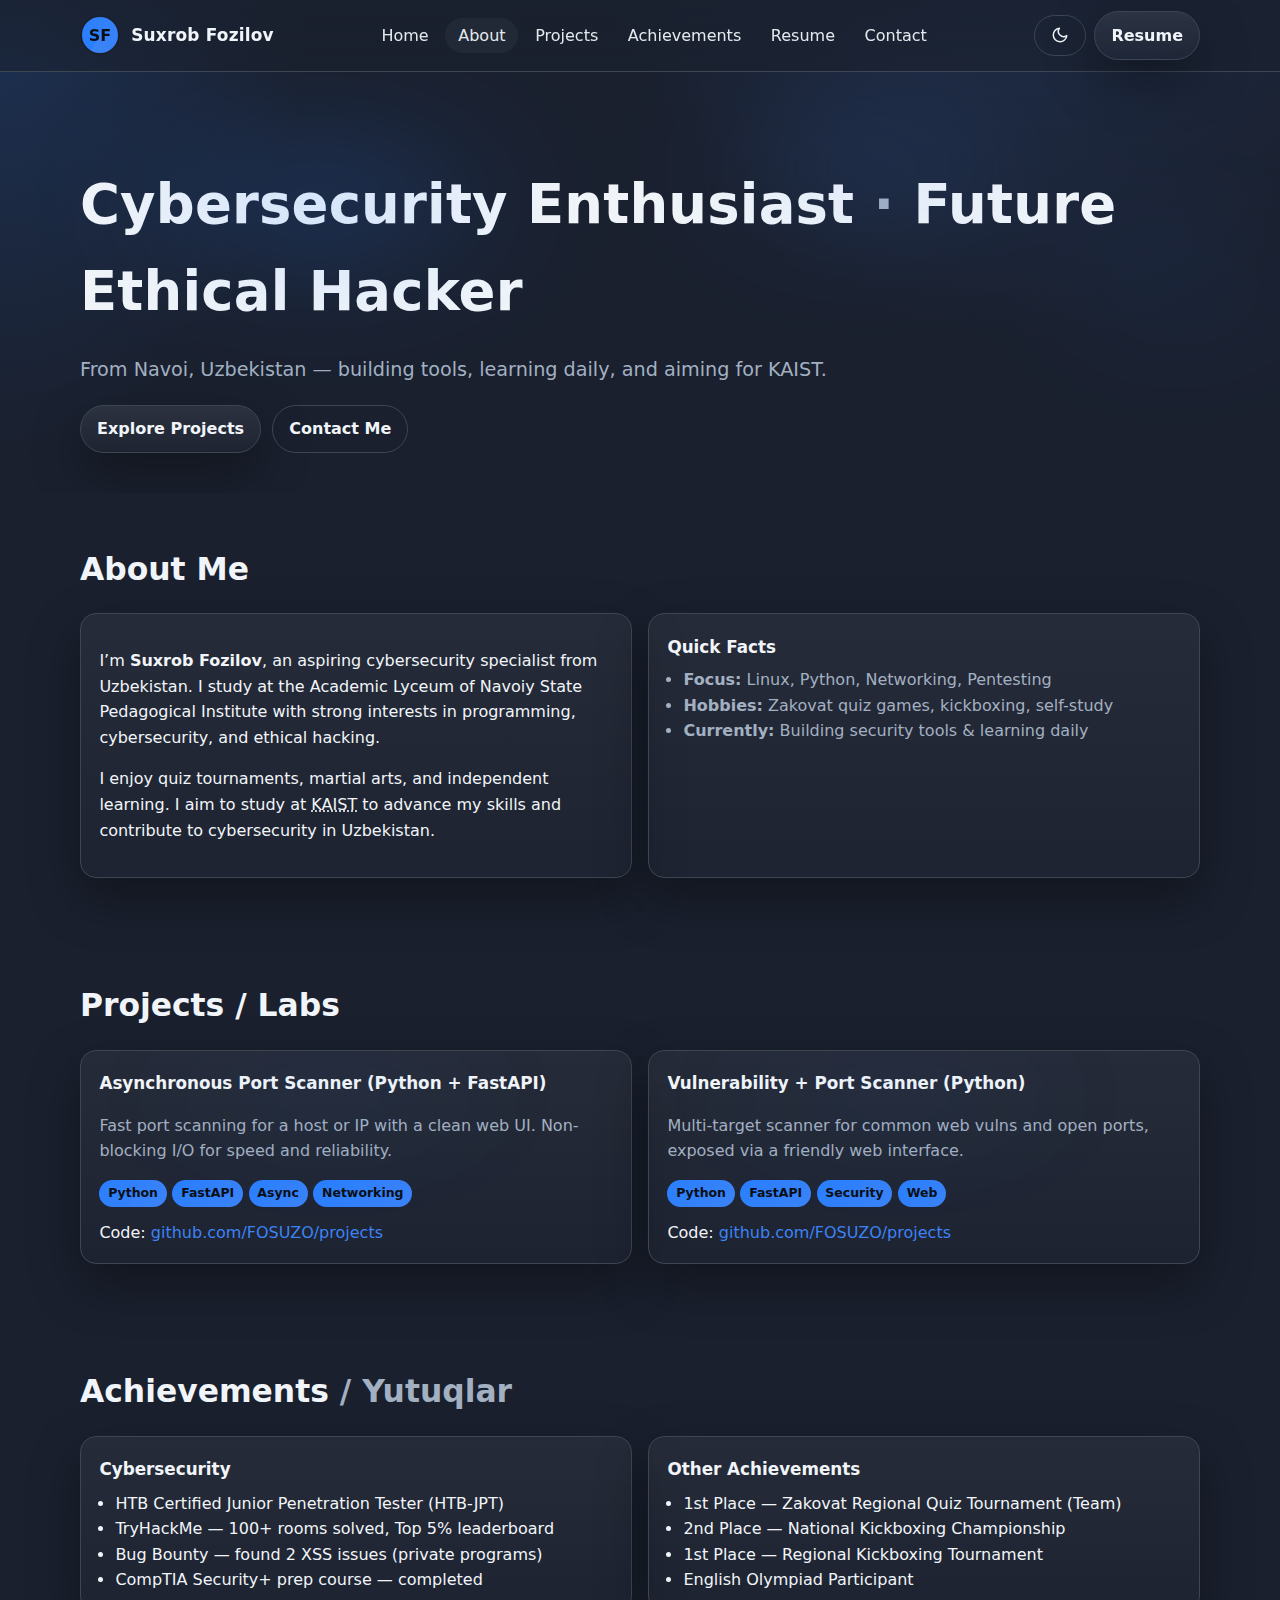
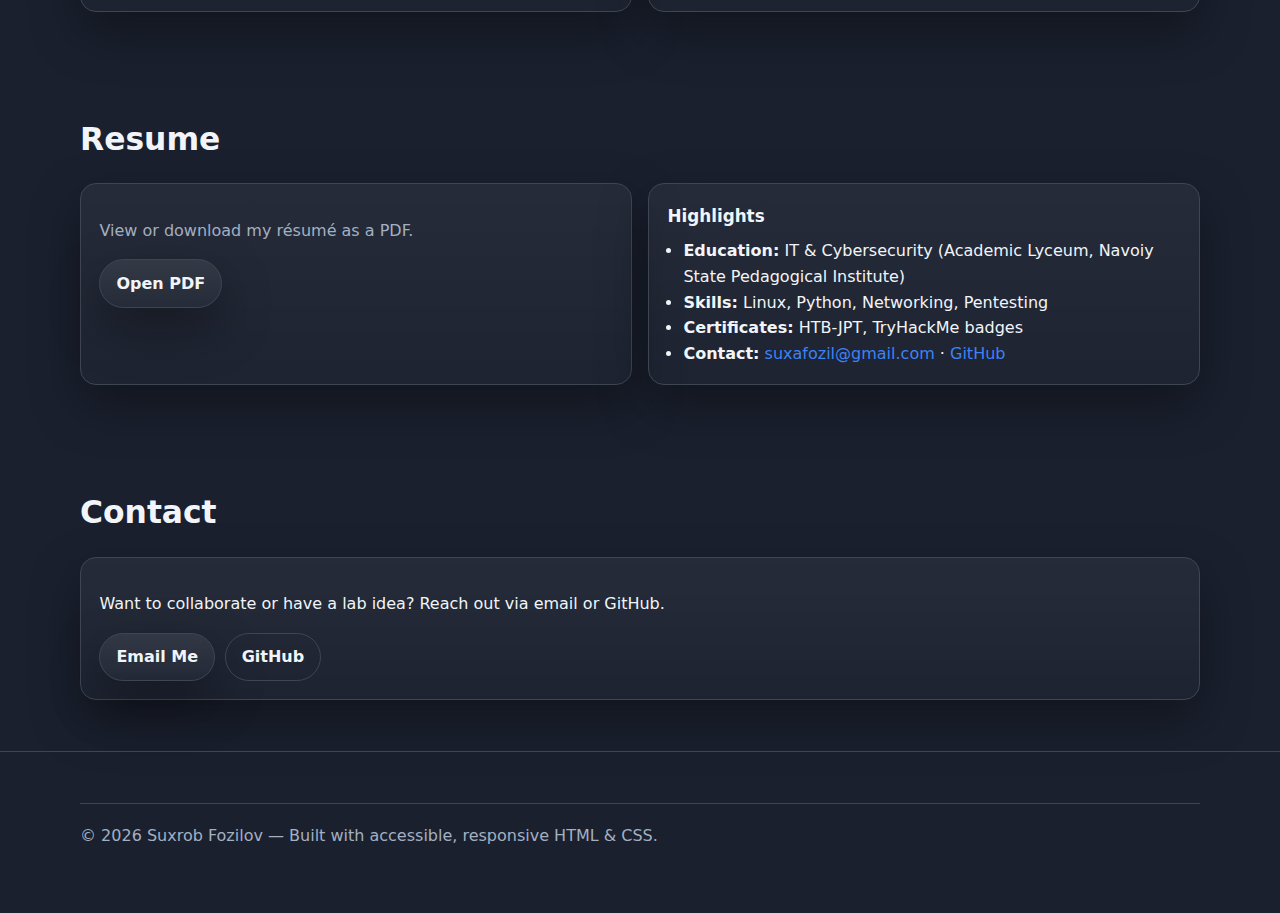
<file: port scaner/suxrob-portfolio-pro.html>
<!DOCTYPE html>
<html lang="en" data-theme="dark">
<head>
  <meta charset="utf-8" />
  <meta name="viewport" content="width=device-width, initial-scale=1" />
  <title>Suxrob Fozilov · Cybersecurity Portfolio</title>
  <meta name="description" content="Cybersecurity portfolio of Suxrob Fozilov: projects, achievements, and resume.">
  <meta name="theme-color" content="#0b0f14" media="(prefers-color-scheme: dark)">
  <meta name="theme-color" content="#ffffff" media="(prefers-color-scheme: light)">
  <link rel="icon" href="data:image/svg+xml,%3Csvg xmlns='http://www.w3.org/2000/svg' viewBox='0 0 64 64'%3E%3Ccircle cx='32' cy='32' r='30' fill='%230b0f14'/%3E%3Ctext x='32' y='39' font-size='28' text-anchor='middle' fill='%23fff' font-family='Arial,Helvetica,sans-serif'%3ESF%3C/text%3E%3C/svg%3E">
  <!-- OpenGraph -->
  <meta property="og:title" content="Suxrob Fozilov · Cybersecurity Portfolio">
  <meta property="og:description" content="Ethical hacking labs, tools, and achievements from Uzbekistan.">
  <meta property="og:type" content="website">
  <style>
    /* ---------- Design Tokens ---------- */
    :root {
      --brand: 216 100% 58%;         /* teal */
      --accent: 217 91% 60%;         /* blue */
      --surface: 220 28% 14%;
      --surface-2: 217 23% 18%;
      --text: 210 40% 96%;
      --muted: 215 20% 70%;
      --border: 215 15% 28%;
      --shadow: 0 20px 50px rgba(0,0,0,.35);
      --radius: 16px;
      --maxw: 1120px;
    }
    [data-theme="light"] {
      --surface: 0 0% 100%;
      --surface-2: 0 0% 98%;
      --text: 222 47% 11%;
      --muted: 215 16% 40%;
      --border: 215 25% 85%;
      --shadow: 0 10px 30px rgba(0, 0, 0, 0.12);
    }
    * { box-sizing: border-box; }
    html { scroll-behavior: smooth; }
    body {
      margin: 0;
      color: hsl(var(--text));
      background:
        radial-gradient(60% 40% at 80% -10%, hsl(var(--accent) / .18), transparent 60%),
        radial-gradient(40% 30% at 0% 0%, hsl(var(--brand) / .18), transparent 60%),
        hsl(var(--surface));
      font: 16px/1.6 ui-sans-serif, system-ui, -apple-system, "Segoe UI", Roboto, Inter, Arial, "Segoe UI Emoji", "Apple Color Emoji", "Noto Color Emoji";
      -webkit-font-smoothing: antialiased;  text-rendering: optimizeLegibility;
    }
    a { color: hsl(var(--accent)); text-decoration: none; }
    a:hover { text-decoration: underline; }
    .container { width: min(100% - 2rem, var(--maxw)); margin-inline: auto; }
    .skip { position:absolute; left:-9999px; top:auto; width:1px; height:1px; overflow:hidden; }
    .skip:focus { position: fixed; left: 1rem; top: 1rem; width: auto; height: auto; padding: .5rem .75rem; background: hsl(var(--surface-2)); border-radius: 8px; z-index: 999; }
    /* ---------- Header ---------- */
    header {
      position: sticky; top: 0; z-index: 50;
      backdrop-filter: blur(10px);
      background: linear-gradient(180deg, hsl(var(--surface) / .75), hsl(var(--surface) / .55));
      border-bottom: 1px solid hsl(var(--border));
    }
    .nav { display:flex; align-items:center; justify-content:space-between; padding:.7rem 0; gap:1rem; }
    .brand { display:flex; align-items:center; gap:.7rem; }
    .avatar {
      inline-size: 40px; block-size: 40px; border-radius: 50%;
      background: conic-gradient(from 210deg, hsl(var(--brand)), hsl(var(--accent)));
      border: 2px solid hsl(var(--surface));
      display:grid; place-items:center; font-weight:800; color:#0b0f14;
    }
    .brand h1 { font-size: 1.06rem; margin: 0; letter-spacing: .2px; white-space: nowrap; }
    nav ul { list-style:none; display:flex; gap:.25rem; align-items:center; margin:0; padding:0; }
    nav a { color:hsl(var(--text)); opacity:.95; padding:.5rem .8rem; border-radius: 999px; }
    nav a:hover, nav a.active { background:hsl(var(--surface-2)); text-decoration:none; }
    .row { display:flex; align-items:center; gap:.5rem; }
    .btn, .btn-ghost {
      display:inline-flex; align-items:center; gap:.5rem; font-weight:600; border-radius: 999px;
      padding:.65rem 1rem; border:1px solid hsl(var(--border));
      background: linear-gradient(180deg, rgba(255,255,255,.08), rgba(255,255,255,.02));
      color:hsl(var(--text)); box-shadow: var(--shadow);
    }
    .btn:hover { border-color: hsl(var(--text) / .2); text-decoration:none; }
    .btn-ghost { background: transparent; box-shadow: none; }
    .btn-ghost:hover { background: hsl(var(--surface-2)); }
    /* Mobile nav */
    .menu { display:none; }
    @media (max-width: 840px) {
      .menu { display:block; background:none; border:1px solid hsl(var(--border)); border-radius:10px; padding:.5rem; color:hsl(var(--text)); }
      nav { position: fixed; inset: 60px 1rem auto; background:hsl(var(--surface)); border:1px solid hsl(var(--border)); border-radius: 14px; padding:.5rem; display:none; }
      nav.open { display:block; }
      nav ul { flex-direction: column; align-items: stretch; }
      nav a { padding:.8rem 1rem; }
    }
    /* ---------- Hero ---------- */
    .hero {
      padding: clamp(3.5rem, 7vw, 6rem) 0 2.5rem;
      position: relative;
      overflow: clip;
    }
    .mesh {
      position:absolute; inset: -10% -20% auto -20%; height: 360px; filter: blur(60px); opacity: .5;
      background:
        radial-gradient(closest-side, hsl(var(--brand) / .55), transparent 65%) 20% 40% / 40% 80% no-repeat,
        radial-gradient(closest-side, hsl(var(--accent) / .4), transparent 65%) 70% 10% / 35% 70% no-repeat,
        radial-gradient(closest-side, hsl(var(--brand) / .35), transparent 65%) 90% 85% / 25% 40% no-repeat;
      pointer-events:none;
    }
    .hero h2 { margin: 0 0 .6rem; font-size: clamp(2.1rem, 3.8vw + .6rem, 3.4rem); letter-spacing: .2px; }
    .hero .sub { color: hsl(var(--muted)); font-size: clamp(1rem, .6vw + .9rem, 1.2rem); }
    .hero-cta { display:flex; gap:.7rem; margin-top: 1.2rem; flex-wrap: wrap; }
    /* ---------- Sections & Cards ---------- */
    section { padding: 3.2rem 0; }
    section h3 { margin:0 0 1.2rem; font-size: clamp(1.4rem, 1.2vw + 1rem, 2rem); }
    .grid { display:grid; gap: 1rem; grid-template-columns: repeat(12, minmax(0, 1fr)); }
    .two-col > * { grid-column: span 12; }
    @media (min-width: 860px) { .two-col > * { grid-column: span 6; } }
    .card {
      background: linear-gradient(180deg, rgba(255,255,255,.05), rgba(255,255,255,.015));
      border: 1px solid hsl(var(--border)); border-radius: var(--radius);
      padding: 1.1rem 1.15rem; box-shadow: var(--shadow);
    }
    .card h4 { margin:.1rem 0 .4rem; font-size: 1.05rem; }
    .muted { color: hsl(var(--muted)); }
    .tags { display:flex; gap:.35rem; flex-wrap:wrap; margin-top:.5rem; }
    .tag { font-size: .78rem; font-weight:700; color:#0b0f14; padding:.22rem .55rem; border-radius:999px;
           background: linear-gradient(135deg, hsl(var(--brand)), hsl(var(--accent))); }
    .projects { grid-template-columns: repeat(12, minmax(0,1fr)); gap: 1rem; }
    .project { grid-column: span 12; position: relative; overflow: clip; }
    @media (min-width: 780px) { .project { grid-column: span 6; } }
    .project:hover .project-accent { opacity: .16; transform: scale(1.06); }
    .project-accent {
      position:absolute; inset:-30% -10% auto -20%; height:220px; background:
        radial-gradient(closest-side, hsl(var(--accent)), transparent 65%);
      filter: blur(50px); opacity:.08; transition: all .6s ease;
      pointer-events:none;
    }
    /* ---------- Footer ---------- */
    footer { padding: 2rem 0 3rem; border-top: 1px solid hsl(var(--border)); color: hsl(var(--muted)); }
    /* ---------- Utilities ---------- */
    .anchor { scroll-margin-top: 84px; }
    .row-wrap { display:flex; align-items:center; gap:.6rem; flex-wrap: wrap; }
    .spacer { height: 1px; background: hsl(var(--border)); margin: 1.2rem 0; }
    /* ---------- Print ---------- */
    @media print {
      header, .mesh, .hero-cta .btn-ghost, .theme-toggle, .menu { display:none !important; }
      body { background: white; color: #000; }
      .card, footer { border: none; box-shadow: none; }
    }
  </style>
  <script>
    // Prefers-reduced-motion respect
    const reduceMotion = window.matchMedia('(prefers-reduced-motion: reduce)').matches;
  </script>
  <script type="application/ld+json">
  {
    "@context": "https://schema.org",
    "@type": "Person",
    "name": "Suxrob Fozilov",
    "jobTitle": "Cybersecurity Enthusiast",
    "address": { "@type": "PostalAddress", "addressCountry": "UZ" },
    "url": "https://fosuzo.github.io/portfolio-website/",
    "sameAs": ["https://github.com/FOSUZO"],
    "email": "mailto:suxafozil@gmail.com"
  }
  </script>
</head>
<body>
  <a class="skip" href="#main">Skip to content</a>
  <header>
    <div class="container nav" role="navigation" aria-label="Primary">
      <div class="brand">
        <div class="avatar" aria-hidden="true">SF</div>
        <h1>Suxrob Fozilov</h1>
      </div>
      <button class="menu" aria-expanded="false" aria-controls="mobile-nav" id="menuBtn" title="Menu">
        <!-- Hamburger -->
        <svg width="20" height="20" viewBox="0 0 24 24" fill="none" aria-hidden="true">
          <path d="M3 6h18M3 12h18M3 18h18" stroke="currentColor" stroke-width="2" stroke-linecap="round"/>
        </svg>
      </button>
      <nav id="mobile-nav">
        <ul>
          <li><a href="#home" class="active">Home</a></li>
          <li><a href="#about">About</a></li>
          <li><a href="#projects">Projects</a></li>
          <li><a href="#achievements">Achievements</a></li>
          <li><a href="#resume">Resume</a></li>
          <li><a href="#contact">Contact</a></li>
        </ul>
      </nav>
      <div class="row">
        <button class="btn-ghost theme-toggle" id="themeToggle" title="Toggle theme" aria-label="Toggle color theme">
          <!-- Sun/Moon icon -->
          <svg id="iconMoon" width="18" height="18" viewBox="0 0 24 24" fill="none" aria-hidden="true">
            <path d="M21 12.79A9 9 0 1 1 11.21 3 7 7 0 0 0 21 12.79Z" stroke="currentColor" stroke-width="2" stroke-linecap="round" stroke-linejoin="round"/>
          </svg>
          <svg id="iconSun" width="18" height="18" viewBox="0 0 24 24" fill="none" aria-hidden="true" style="display:none">
            <circle cx="12" cy="12" r="5" stroke="currentColor" stroke-width="2"/>
            <path d="M12 1v2M12 21v2M4.22 4.22l1.42 1.42M18.36 18.36l1.42 1.42M1 12h2M21 12h2M4.22 19.78l1.42-1.42M18.36 5.64l1.42-1.42" stroke="currentColor" stroke-width="2" stroke-linecap="round"/>
          </svg>
        </button>
        <a class="btn" href="Suxrob_Fozilov_Resume.pdf" target="_blank" rel="noopener">Resume</a>
      </div>
    </div>
  </header>

  <main id="main">
    <!-- Hero -->
    <section id="home" class="hero anchor">
      <div class="mesh" aria-hidden="true"></div>
      <div class="container">
        <h2>Cybersecurity Enthusiast <span class="muted">·</span> Future Ethical Hacker</h2>
        <p class="sub">
          From Navoi, Uzbekistan — building tools, learning daily, and aiming for KAIST.
        </p>
        <div class="hero-cta">
          <a class="btn" href="#projects">Explore Projects</a>
          <a class="btn-ghost" href="mailto:suxafozil@gmail.com">Contact Me</a>
        </div>
      </div>
    </section>

    <!-- About -->
    <section id="about" class="anchor">
      <div class="container">
        <h3>About Me</h3>
        <div class="grid two-col">
          <div class="card">
            <p>
              I’m <strong>Suxrob Fozilov</strong>, an aspiring cybersecurity specialist from Uzbekistan.
              I study at the Academic Lyceum of Navoiy State Pedagogical Institute with strong interests in
              programming, cybersecurity, and ethical hacking.
            </p>
            <p>
              I enjoy quiz tournaments, martial arts, and independent learning. I aim to study at
              <abbr title="Korea Advanced Institute of Science &amp; Technology">KAIST</abbr> to advance my skills
              and contribute to cybersecurity in Uzbekistan.
            </p>
          </div>
          <div class="card">
            <h4>Quick Facts</h4>
            <ul class="muted" style="margin: .4rem 0 0; padding-left: 1rem;">
              <li><strong>Focus:</strong> Linux, Python, Networking, Pentesting</li>
              <li><strong>Hobbies:</strong> Zakovat quiz games, kickboxing, self-study</li>
              <li><strong>Currently:</strong> Building security tools &amp; learning daily</li>
            </ul>
          </div>
        </div>
      </div>
    </section>

    <!-- Projects -->
    <section id="projects" class="anchor">
      <div class="container">
        <h3>Projects / Labs</h3>
        <div class="grid projects">
          <article class="card project">
            <div class="project-accent" aria-hidden="true"></div>
            <h4>Asynchronous Port Scanner (Python + FastAPI)</h4>
            <p class="muted">
              Fast port scanning for a host or IP with a clean web UI. Non-blocking I/O for speed and reliability.
            </p>
            <div class="tags">
              <span class="tag">Python</span>
              <span class="tag">FastAPI</span>
              <span class="tag">Async</span>
              <span class="tag">Networking</span>
            </div>
            <p style="margin:.8rem 0 0">
              Code: <a href="https://github.com/FOSUZO/projects" target="_blank" rel="noopener">github.com/FOSUZO/projects</a>
            </p>
          </article>

          <article class="card project">
            <div class="project-accent" aria-hidden="true"></div>
            <h4>Vulnerability + Port Scanner (Python)</h4>
            <p class="muted">
              Multi-target scanner for common web vulns and open ports, exposed via a friendly web interface.
            </p>
            <div class="tags">
              <span class="tag">Python</span>
              <span class="tag">FastAPI</span>
              <span class="tag">Security</span>
              <span class="tag">Web</span>
            </div>
             <p style="margin:.8rem 0 0">
              Code: <a href="https://github.com/FOSUZO/projects" target="_blank" rel="noopener">github.com/FOSUZO/projects</a>
            </p>
          </article>
        </div>
      </div>
    </section>

    <!-- Achievements -->
    <section id="achievements" class="anchor">
      <div class="container">
        <h3>Achievements <span class="muted">/ Yutuqlar</span></h3>
        <div class="grid two-col">
          <div class="card">
            <h4>Cybersecurity</h4>
            <ul style="margin:.5rem 0 0; padding-left: 1rem;">
              <li>HTB Certified Junior Penetration Tester (HTB-JPT)</li>
              <li>TryHackMe — 100+ rooms solved, Top 5% leaderboard</li>
              <li>Bug Bounty — found 2 XSS issues (private programs)</li>
              <li>CompTIA Security+ prep course — completed</li>
            </ul>
          </div>
          <div class="card">
            <h4>Other Achievements</h4>
            <ul style="margin:.5rem 0 0; padding-left: 1rem;">
              <li>1st Place — Zakovat Regional Quiz Tournament (Team)</li>
              <li>2nd Place — National Kickboxing Championship</li>
              <li>1st Place — Regional Kickboxing Tournament</li>
              <li>English Olympiad Participant</li>
            </ul>
          </div>
        </div>
      </div>
    </section>

    <!-- Resume -->
    <section id="resume" class="anchor">
      <div class="container">
        <h3>Resume</h3>
        <div class="grid two-col">
          <div class="card">
            <p class="muted">View or download my résumé as a PDF.</p>
            <a class="btn" href="Suxrob_Fozilov_Resume.pdf" target="_blank" rel="noopener">Open PDF</a>
          </div>
          <div class="card">
            <h4>Highlights</h4>
            <ul style="margin:.5rem 0 0; padding-left: 1rem;">
              <li><strong>Education:</strong> IT &amp; Cybersecurity (Academic Lyceum, Navoiy State Pedagogical Institute)</li>
              <li><strong>Skills:</strong> Linux, Python, Networking, Pentesting</li>
              <li><strong>Certificates:</strong> HTB-JPT, TryHackMe badges</li>
              <li><strong>Contact:</strong> <a href="mailto:suxafozil@gmail.com">suxafozil@gmail.com</a> · <a href="https://github.com/FOSUZO" target="_blank" rel="noopener">GitHub</a></li>
            </ul>
          </div>
        </div>
      </div>
    </section>

    <!-- Contact -->
    <section id="contact" class="anchor">
      <div class="container">
        <h3>Contact</h3>
        <div class="card">
          <p>Want to collaborate or have a lab idea? Reach out via email or GitHub.</p>
          <div class="row-wrap">
            <a class="btn" href="mailto:suxafozil@gmail.com">Email Me</a>
            <a class="btn-ghost" href="https://github.com/FOSUZO" target="_blank" rel="noopener">GitHub</a>
          </div>
        </div>
      </div>
    </section>
  </main>

  <footer>
    <div class="container">
      <div class="spacer"></div>
      <p>© <span id="year"></span> Suxrob Fozilov — Built with accessible, responsive HTML &amp; CSS.</p>
    </div>
  </footer>

  <script>
    // Active link highlight using IntersectionObserver
    const links = [...document.querySelectorAll('header nav a')];
    const sections = links.map(a => document.querySelector(a.getAttribute('href')));
    const io = new IntersectionObserver((entries) => {
      entries.forEach(entry => {
        const idx = sections.indexOf(entry.target);
        if (idx > -1) {
          const link = links[idx];
          if (entry.isIntersecting) {
            links.forEach(l => l.classList.remove('active'));
            link.classList.add('active');
          }
        }
      });
    }, { rootMargin: "-55% 0px -40% 0px", threshold: 0.01 });
    sections.forEach(s => s && io.observe(s));

    // Year
    document.getElementById('year').textContent = new Date().getFullYear();

    // Mobile nav toggle
    const menuBtn = document.getElementById('menuBtn');
    const nav = document.getElementById('mobile-nav');
    function toggleNav() {
      const open = nav.classList.toggle('open');
      menuBtn.setAttribute('aria-expanded', String(open));
    }
    menuBtn.addEventListener('click', toggleNav);
    // Close nav on link click (mobile)
    nav.addEventListener('click', (e) => {
      if (e.target.tagName === 'A' && nav.classList.contains('open')) toggleNav();
    });

    // Theme toggle (persisted)
    const toggle = document.getElementById('themeToggle');
    const iconSun = document.getElementById('iconSun');
    const iconMoon = document.getElementById('iconMoon');
    const root = document.documentElement;
    const stored = localStorage.getItem('theme');
    if (stored) document.documentElement.setAttribute('data-theme', stored);
    function updateIcons() {
      const mode = root.getAttribute('data-theme');
      const isLight = mode === 'light';
      iconSun.style.display = isLight ? 'inline' : 'none';
      iconMoon.style.display = isLight ? 'none' : 'inline';
    }
    updateIcons();
    toggle.addEventListener('click', () => {
      const mode = root.getAttribute('data-theme') === 'light' ? 'dark' : 'light';
      root.setAttribute('data-theme', mode);
      localStorage.setItem('theme', mode);
      updateIcons();
    });
  </script>
</body>
</html>
</file>
